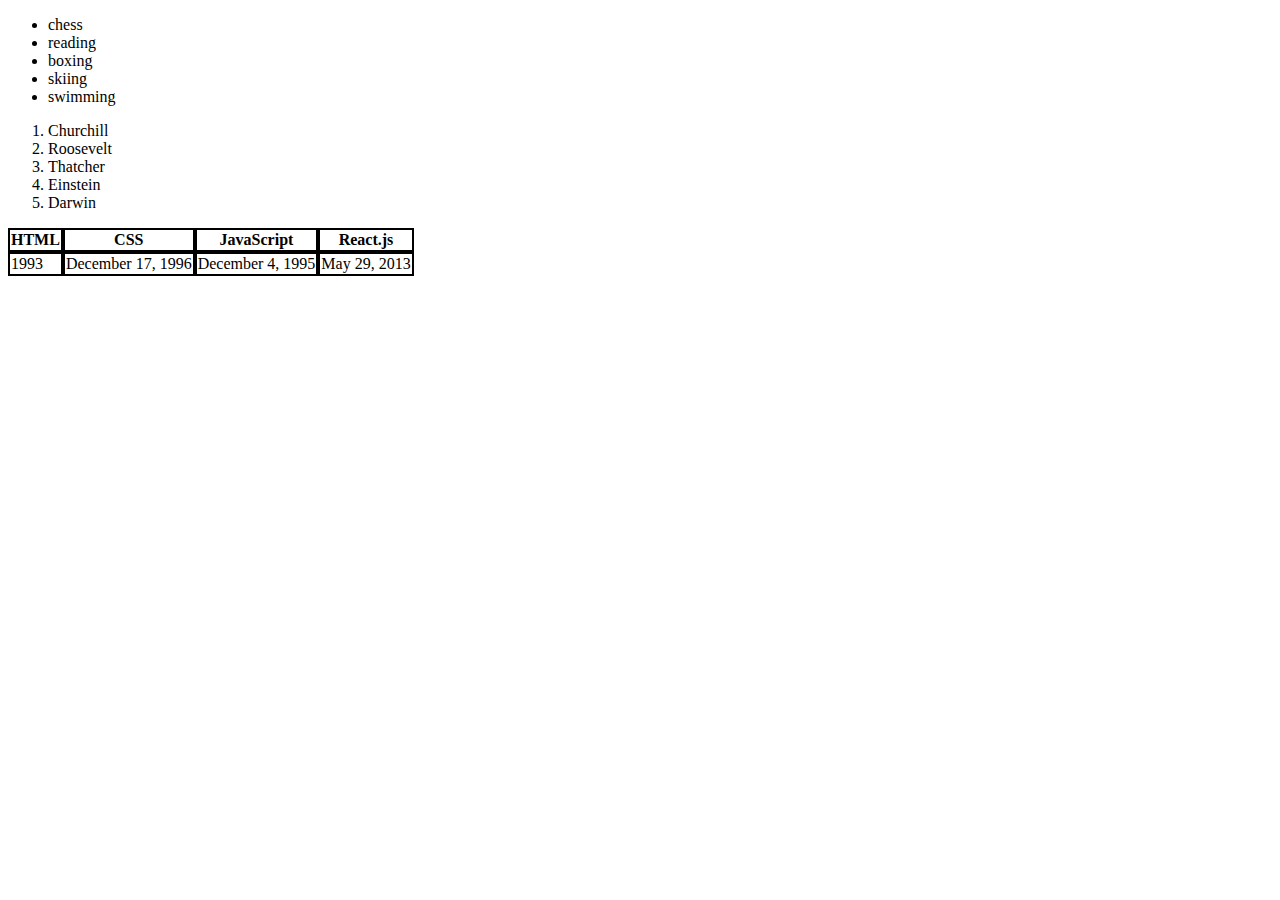
<file: ДЗ2/index.html>
<!DOCTYPE html>
<html>
<head>
	<style>
		table {margin: 0px; padding: 0px; border-spacing: 0;}
		td,th {border: solid 2px;}
	</style>
</head>
<body>
<ul>
	<li>chess</li>
	<li>reading</li>
	<li>boxing</li>
	<li>skiing</li>
	<li>swimming</li>
</ul>
<ol>
	<li>Churchill</li>
	<li>Roosevelt</li>
	<li>Thatcher</li>
	<li>Einstein</li>
	<li>Darwin</li>
</ol>
<table>
	<tr>
		<th>HTML</th>
		<th>CSS</th>
		<th>JavaScript</th>
		<th>React.js</th>
	</tr>
	<tr>
		<td>1993</td>
		<td>December 17, 1996</td>
		<td>December 4, 1995</td>
		<td>May 29, 2013</td>
	</tr>
</table>
</body>
</html>
</file>
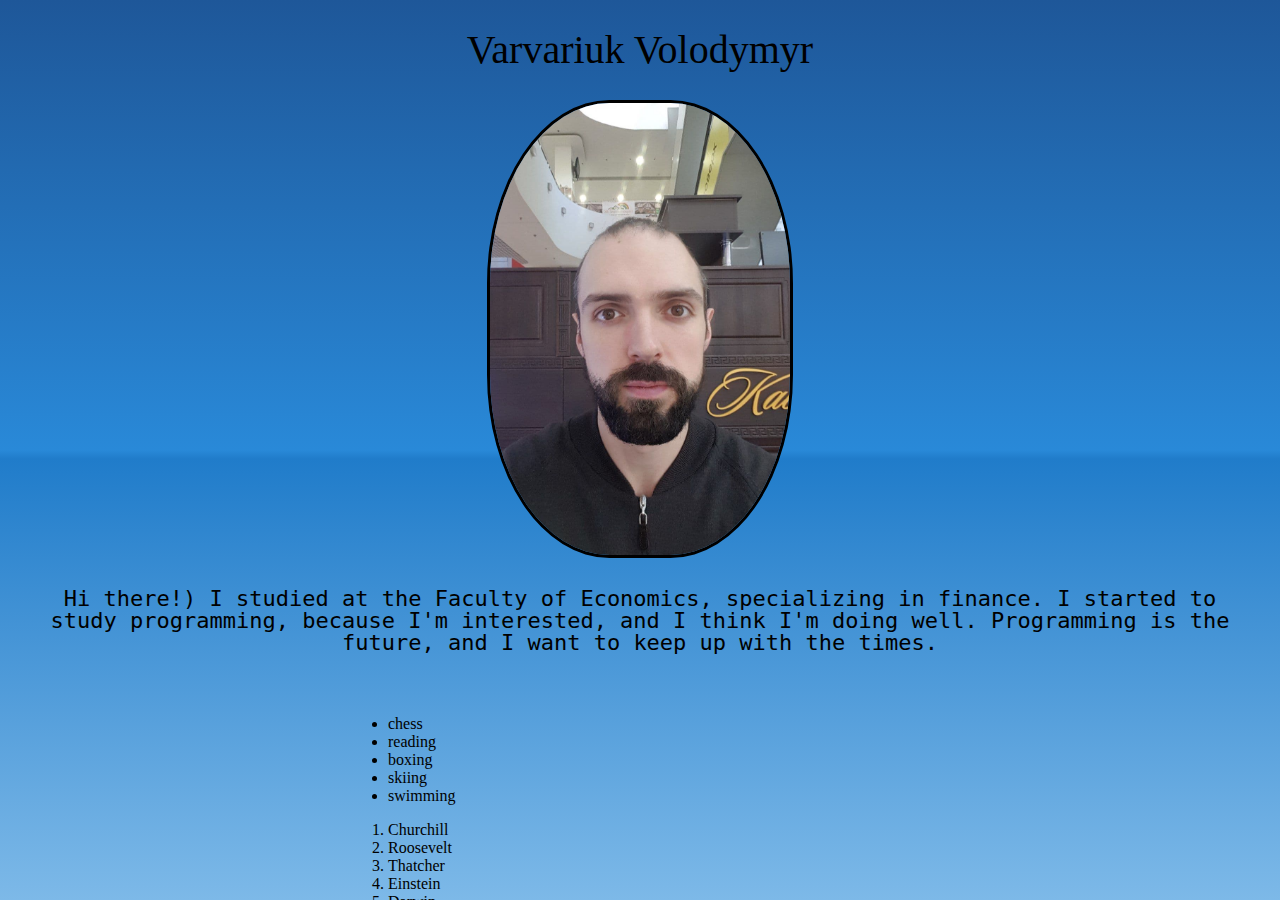
<file: ДЗ3/index.html>
<!DOCTYPE html>
<html>
<head>
	<link rel="stylesheet" href="../ДЗ3/css/nullstyle.css">
	<link rel="stylesheet" href="../ДЗ3/css/style.css">
</head>
<body>
	<div class="container">
		<div class="aboutMe">
			<div class="title">
				<h1>Varvariuk Volodymyr</h1>
			</div>
			<div class="img">
				<a href="https://www.youtube.com/watch?v=g9j5UzxEhEM"><img width="300px" src="./img/img1.jpg" alt="Sorry:)"></a>
			</div>
			<div class="text">
				<p>Hi there!) I studied at the Faculty of Economics, specializing in finance. I started to study programming,
					because I'm interested, and I think I'm doing well. Programming is the future, and I want to keep up with
					the times.</p>
			</div>
		</div>
		<div class="iframe">
			<iframe id="HomeWork2" width="600"height="300"
			 src="../ДЗ2/index.html">
			</iframe>
		</div>
	</div>
	
</body>
</html>
</file>
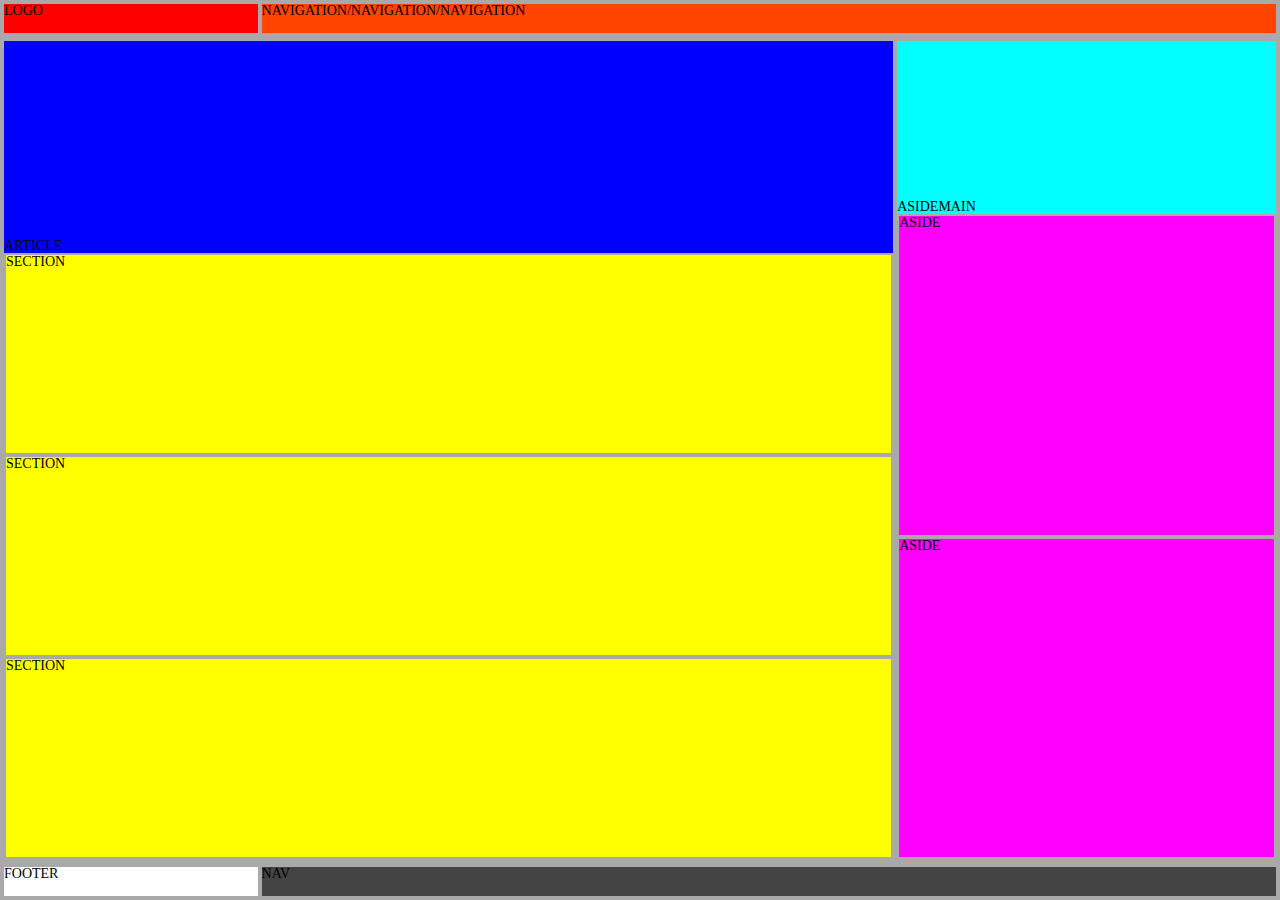
<file: ДЗ4/index.html>
<!DOCTYPE html>
<html>
<head>
	<link rel="stylesheet" href="./css/nullstyle.css">
	<link rel="stylesheet" href="./css/style.css">
</head>
<body>
	<header class="headerWraper">
		<header class="header">
			LOGO
		</header>
		<nav class="nav">
			NAVIGATION/NAVIGATION/NAVIGATION
		</nav>
	</header>
	<main class="main">
		<article class="article">ARTICLE
			<section class="section">SECTION</section>
			<section class="section">SECTION</section>
			<section class="section">SECTION</section>
		</article>
		<aside class="asideMain">ASIDEMAIN
			<aside class="aside">ASIDE</aside>
			<aside class="aside">ASIDE</aside>
		</aside>
	</main>
	<footer class="footerWraper">
		<footer class="footer">
			FOOTER
		</footer>
		<nav class="footerNav">
			NAV
		</nav>
	</footer>
</body>
</html>
</file>
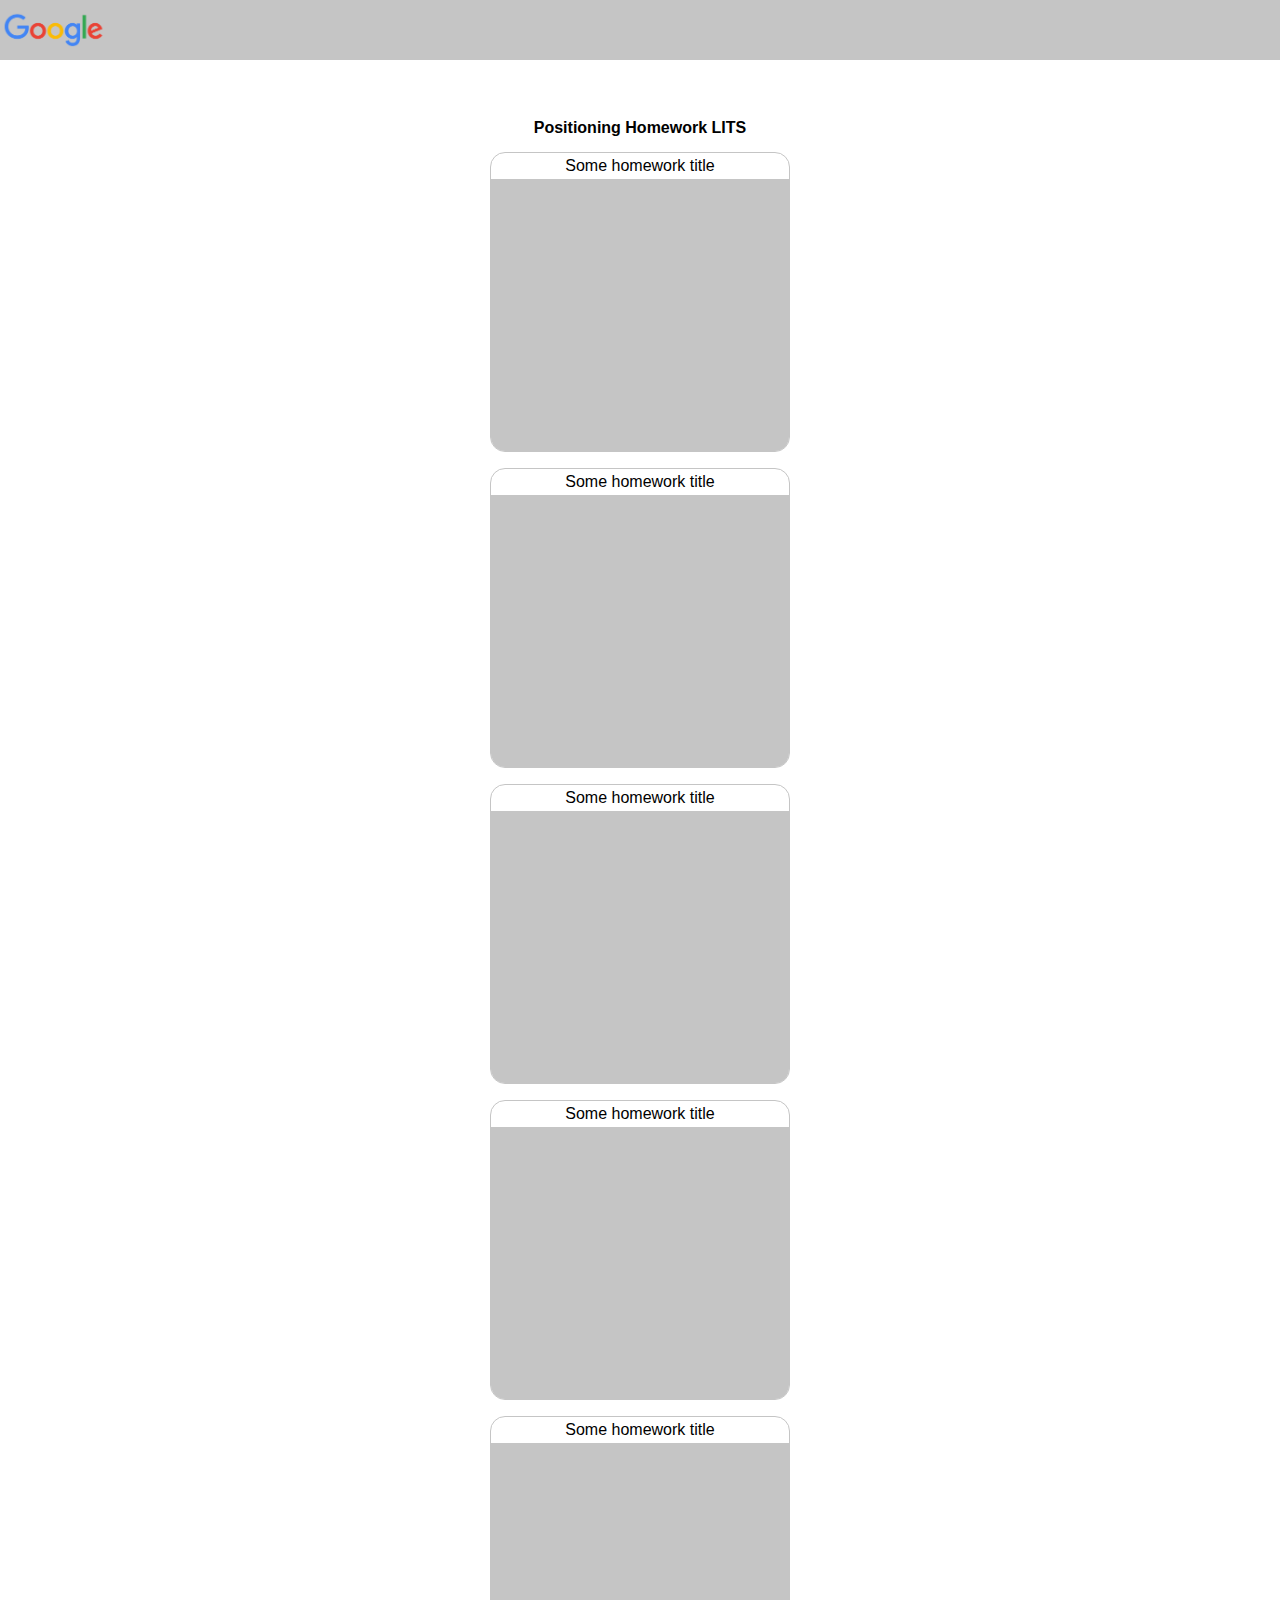
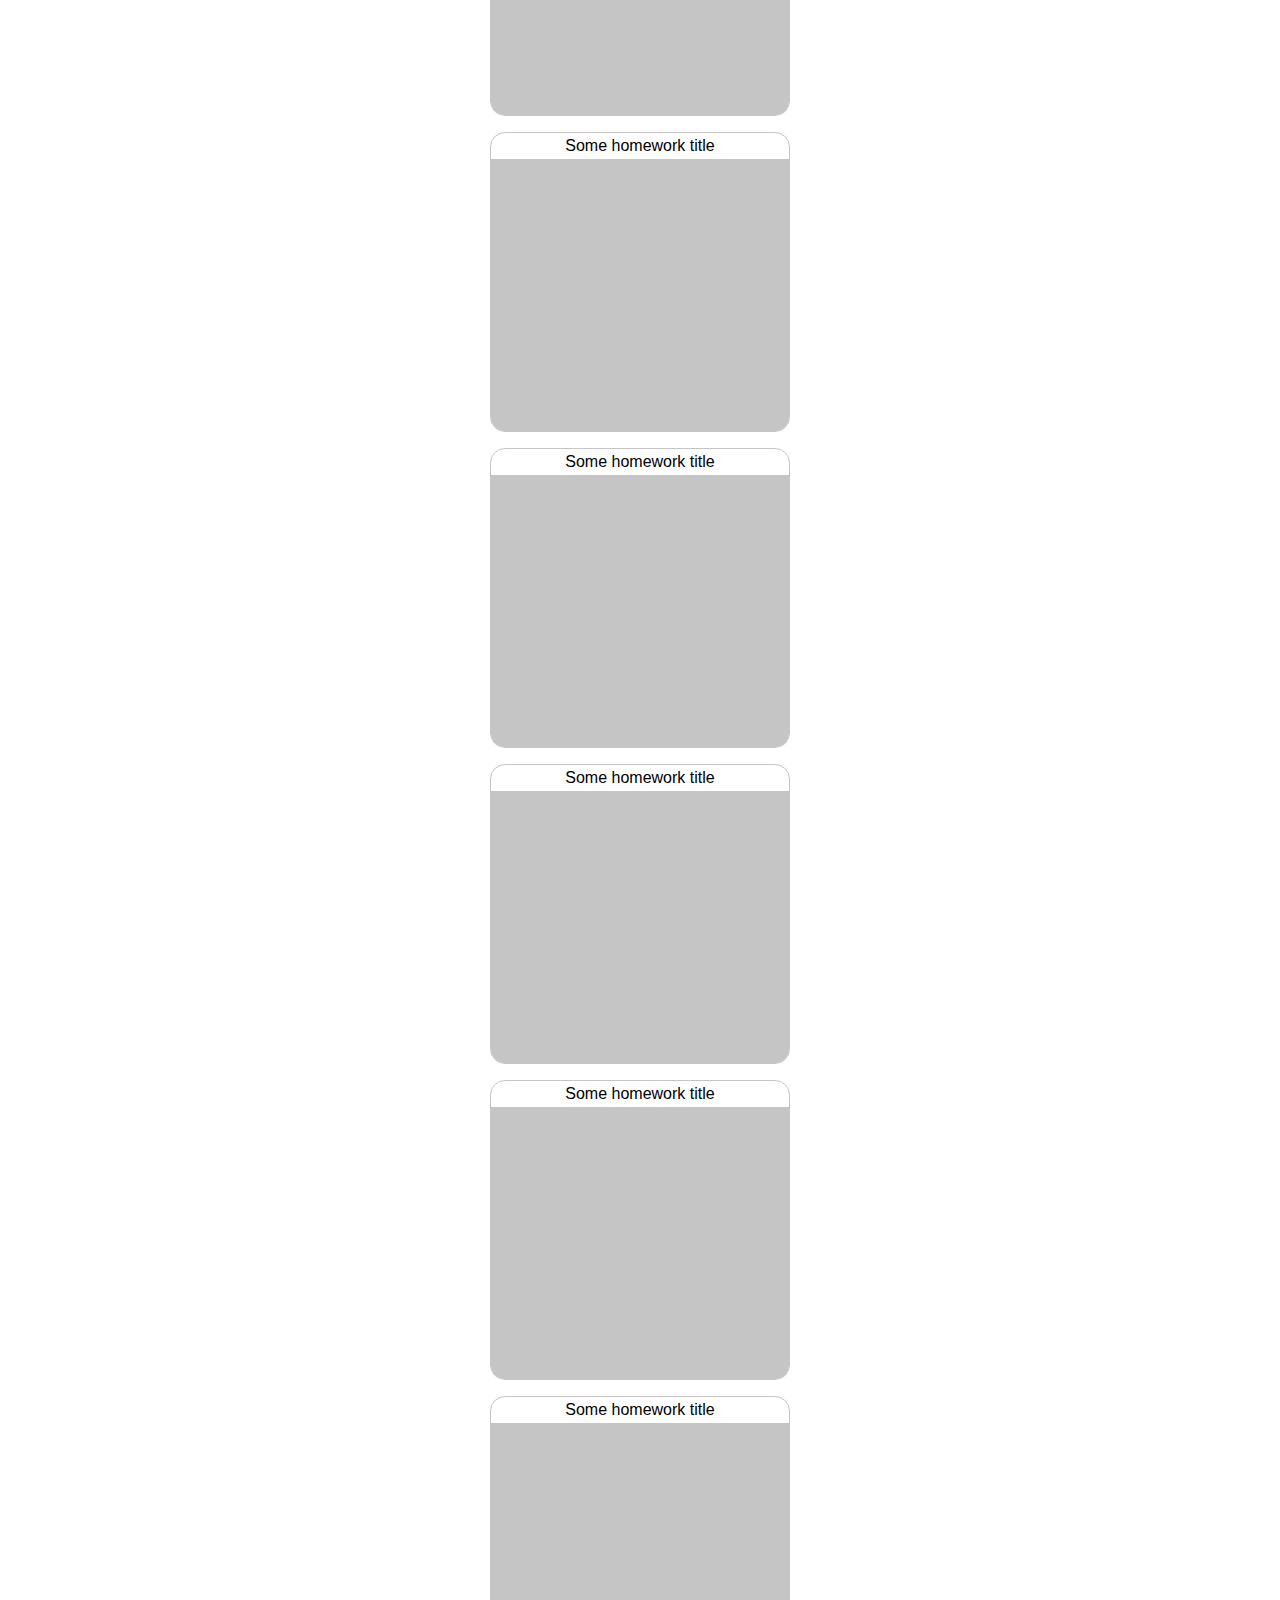
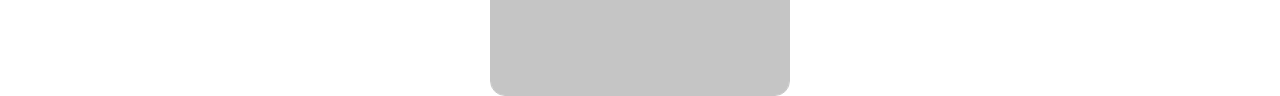
<file: ДЗ5/index.html>
<!DOCTYPE html>
<html>
<head>
	<link rel="stylesheet" href="./css/nullstyle.css">
	<link rel="stylesheet" href="./css/style.css">
</head>
<body>
	<header class="header">
		<img src="./img/ot-contrib-google.png" alt="google_logo">
	</header>
	<main class="main_content">
		<h2 class="content_heading">Positioning Homework LITS</h2>
		<article class="article_block">
			<section class="section_item">
				<h3 class="section_title">Some homework title</h3>
				<div class="section_content"></div>
			</section>
			<section class="section_item">
				<h3 class="section_title">Some homework title</h3>
				<div class="section_content"></div>
			</section>
			<section class="section_item">
				<h3 class="section_title">Some homework title</h3>
				<div class="section_content"></div>
			</section>
			<section class="section_item">
				<h3 class="section_title">Some homework title</h3>
				<div class="section_content"></div>
			</section>
			<section class="section_item">
				<h3 class="section_title">Some homework title</h3>
				<div class="section_content"></div>
			</section>
			<section class="section_item">
				<h3 class="section_title">Some homework title</h3>
				<div class="section_content"></div>
			</section>
			<section class="section_item">
				<h3 class="section_title">Some homework title</h3>
				<div class="section_content"></div>
			</section>
			<section class="section_item">
				<h3 class="section_title">Some homework title</h3>
				<div class="section_content"></div>
			</section>
			<section class="section_item">
				<h3 class="section_title">Some homework title</h3>
				<div class="section_content"></div>
			</section>
			<section class="section_item">
				<h3 class="section_title">Some homework title</h3>
				<div class="section_content"></div>
			</section>
		</article>
	</main>
</body>
</html>
</file>
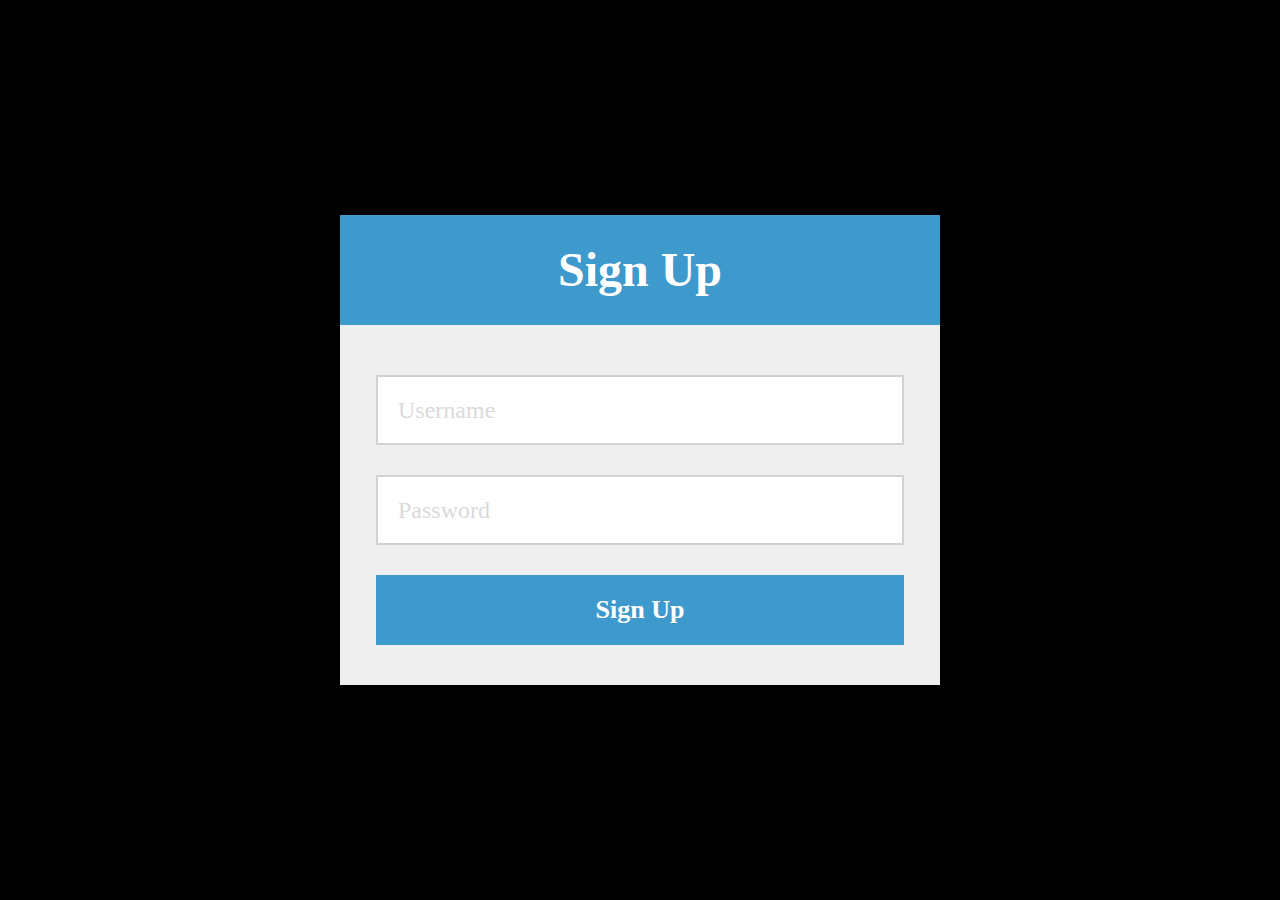
<file: ДЗ6/index.html>
<!DOCTYPE html>
<html>
<head>
	<link rel="stylesheet" href="./css/nullstyle.css">
	<link rel="stylesheet" href="./css/style.css">
</head>
<body>
	<form action="" class="signUp_form">
		<p class="signUp_form_title">Sign Up</p>
		<div class="signUp_form_inputBlock">
			<input type="text" placeholder="Username" name="login" class="signUp_form_field">
			<input type="password" placeholder="Password" name="password" class="signUp_form_field">
			<button type="submit" class="signUp_form_button">Sign Up</button>
		</div>
	</form>
</body>
</html>
</file>
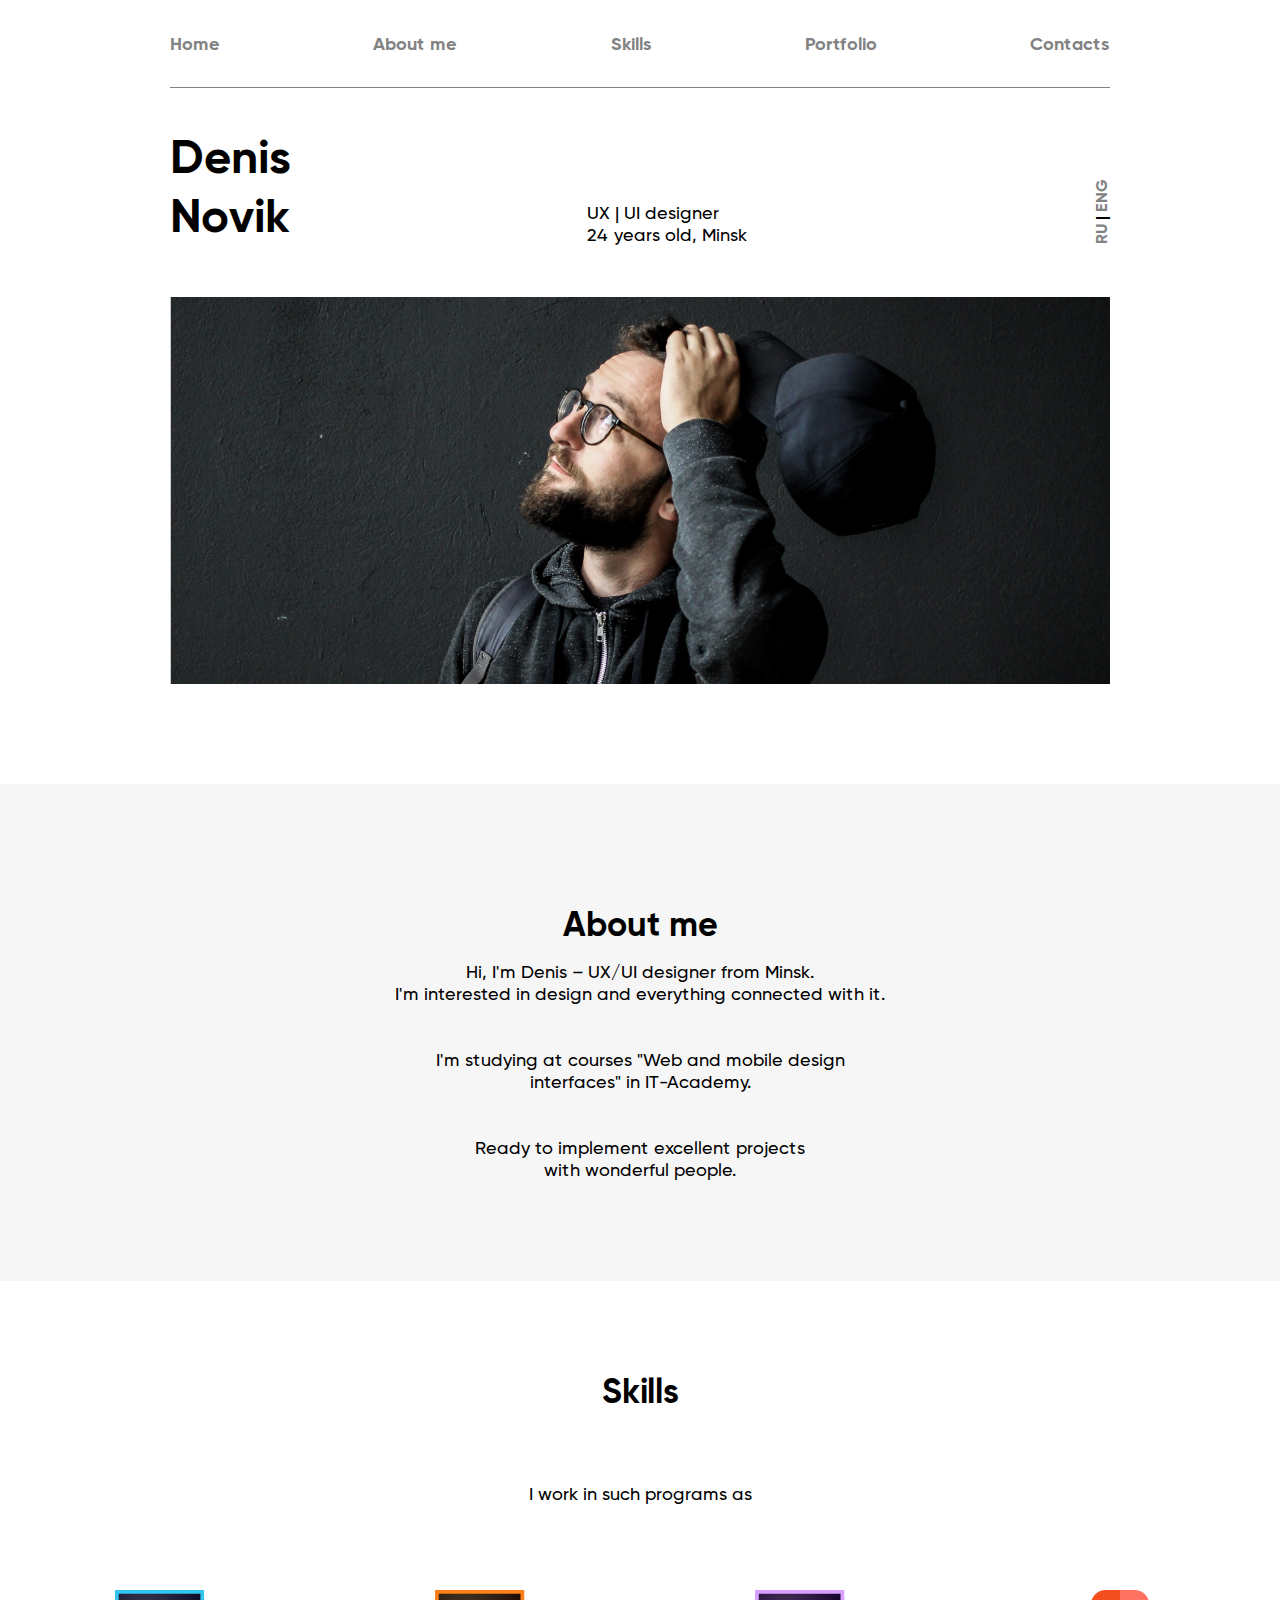
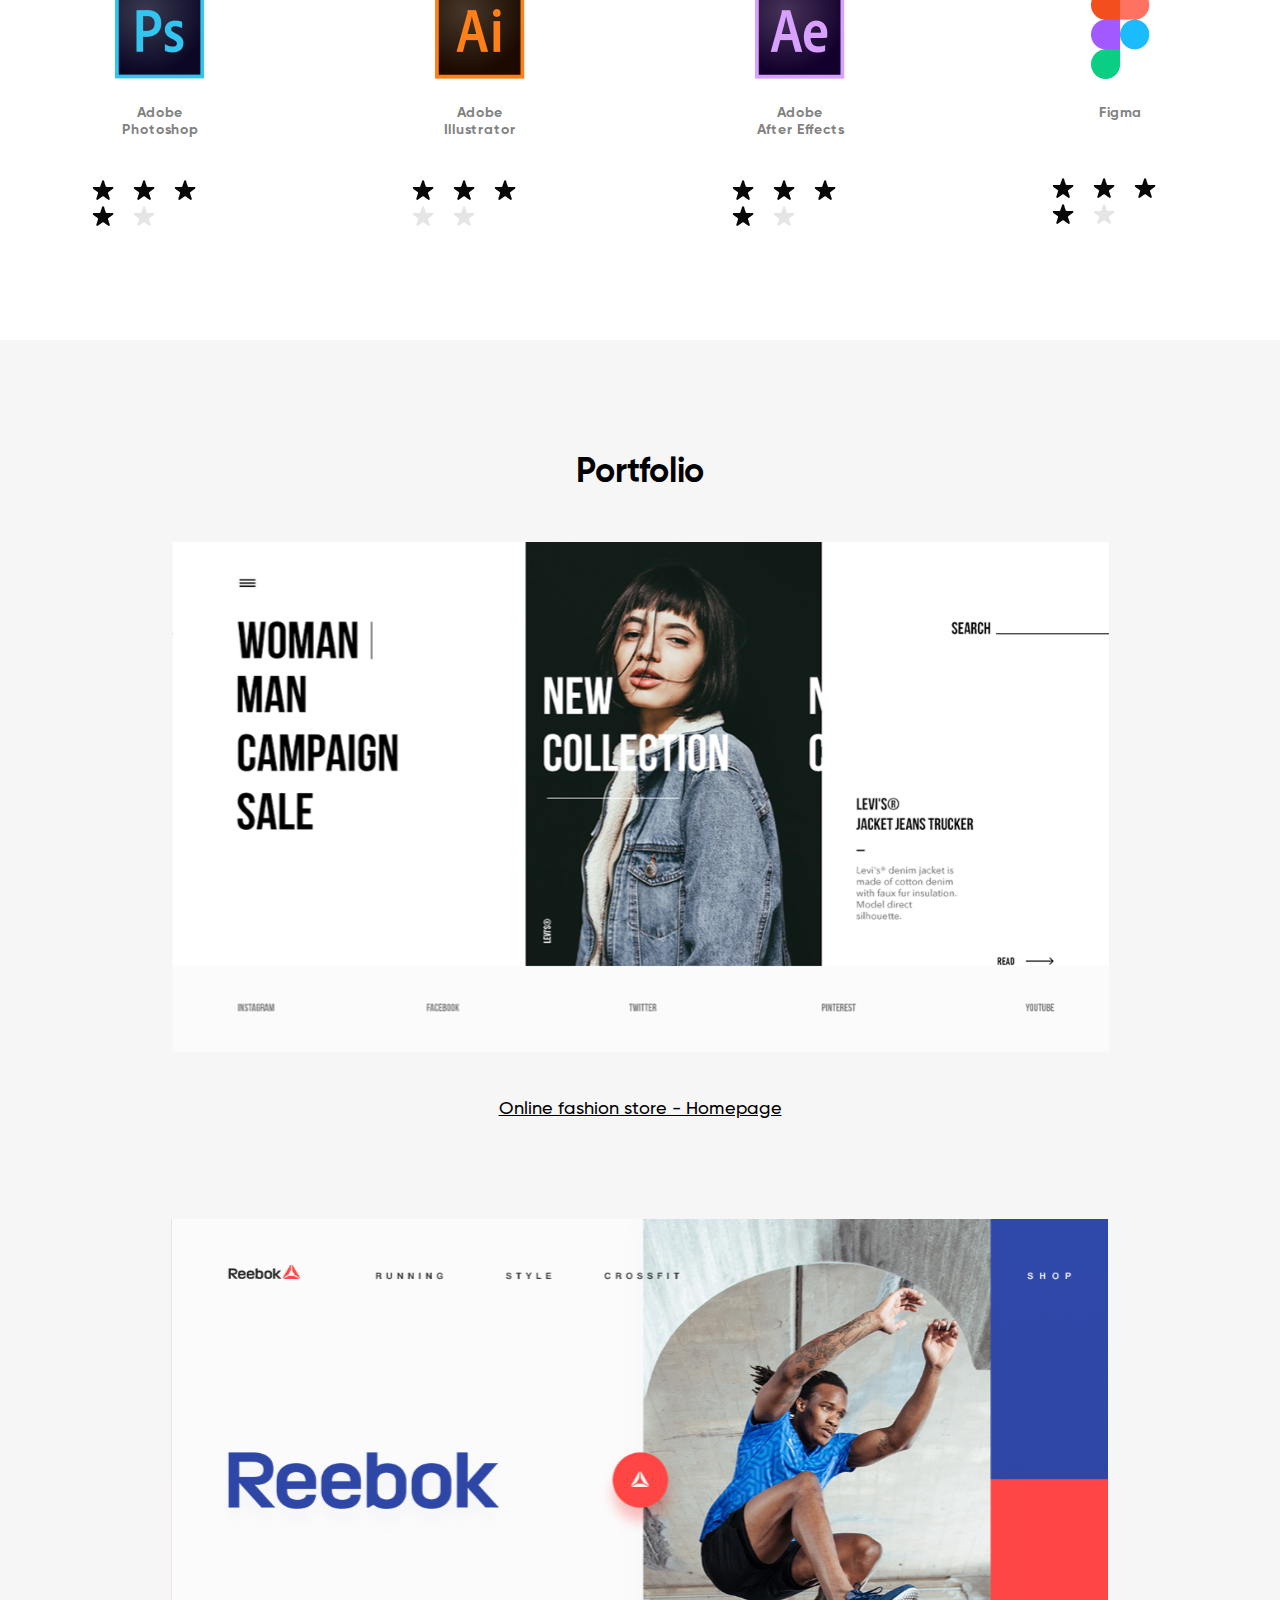
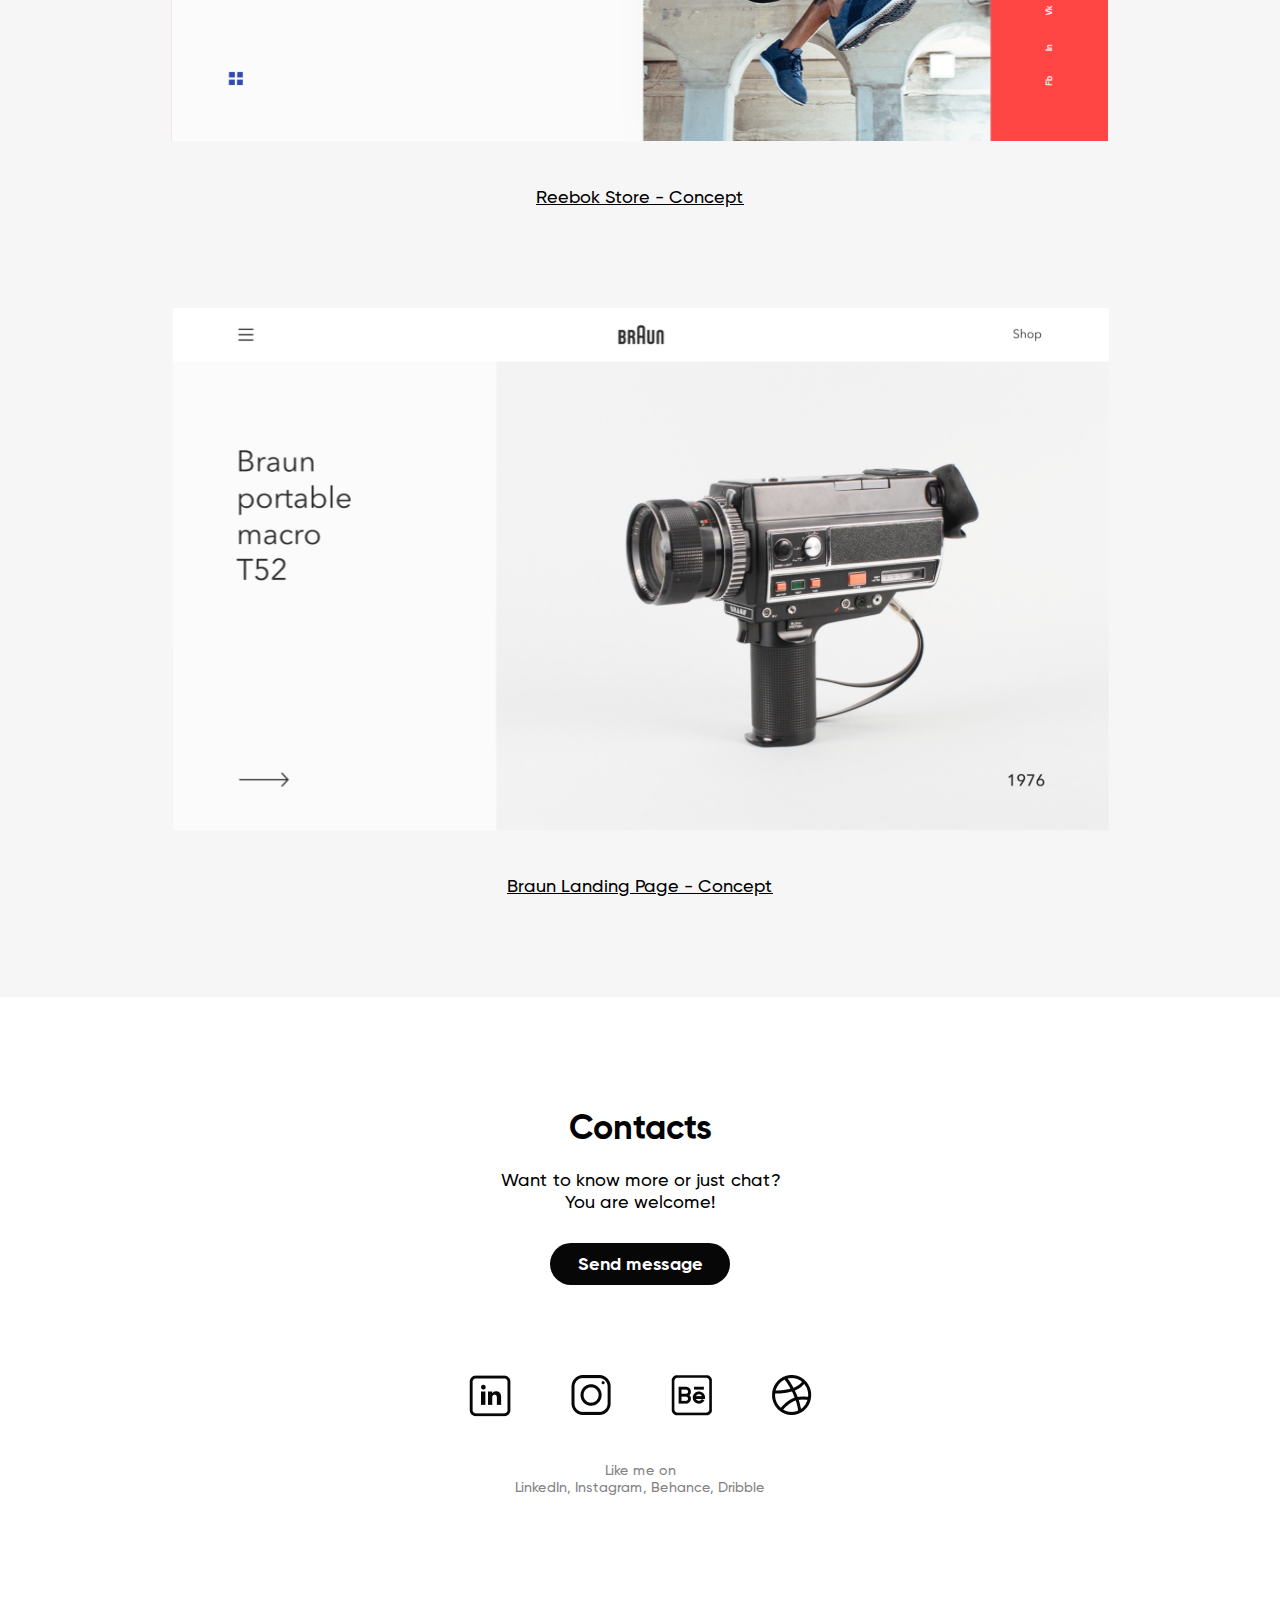
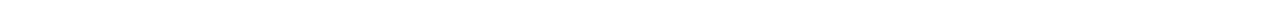
<file: ДЗ7.8/index.html>
<!DOCTYPE html>
<html>
<head>
	<link rel="stylesheet" href="./css/nullstyle.css">
	<link rel="stylesheet" href="./css/style.css">
</head>
<body>
<header class="header">
	<nav class="header_nav">
		<div class="header_nav_ancher">
			<a class="header_links" href="#">Home</a>
		</div>
		<div class="header_nav_ancher">
			<a class="header_links" href="#">About me</a>
		</div>
		<div class="header_nav_ancher">
			<a class="header_links" href="#">Skills</a>
		</div>
		<div class="header_nav_ancher">
			<a class="header_links" href="#">Portfolio</a>
		</div>
		<div class="header_nav_ancher">
			<a class="header_links" href="#">Contacts</a>
		</div>
	</nav>
</header>
<div class="main_paige">
	<div class="main_title_info">
		<p class="main_title_right">Denis<br>Novik</p>
		<p class="main_title_center">UX | UI designer<br>24 years old, Minsk</p>
		<p class="main_title_left">
			<a href="" class="main_link_lang">RU </a>|<a href="" class="main_link_lang"> ENG</a></p>
	</div>
	<div class="main_img">
		<img src="./img/img_main.jpg" alt="SORRY:P" class="img_main_title">
	</div>
</div>
	<div class="about_me">
		<h1 class="about_me_title">About me</h1>
		<div class="about_me_text">
		<div class="about_me_text_par1">Hi, I'm Denis – UX/UI designer from Minsk.<br> 
I'm interested in design and everything connected with it.
		</div>
		<div class="about_me_text_par2">I'm studying at courses "Web and mobile design<br> 
interfaces" in IT-Academy.</div>
		<div class="about_me_text_par3">Ready to implement excellent projects<br>
with wonderful people.</div>
		</div>
	</div>
	<div class="skills">
		<h1 class="skills_title">Skills</h1>
		<h2 class="skills_second_title">I work in such programs as</h2>
		<div class="box_skills">
			<div class="my_skill1">
				<div class="my_skill_image_wraper">
					<img src="./img/Frame 4.png" alt="sorry" class="my_skill_img1">
				</div>
				<p class="title_my_skill1">Adobe<br>
					Photoshop</p>
				<div class="skills_level">
					<img src="./img/Frame 20.png" alt="sorry" class="skills_star">
					<img src="./img/Frame 20.png" alt="sorry" class="skills_star">
					<img src="./img/Frame 20.png" alt="sorry" class="skills_star">
					<img src="./img/Frame 20.png" alt="sorry" class="skills_star">
					<img src="./img/Frame 19.png" alt="sorry" class="skills_star">
				</div>
			</div>
			<div class="my_skill2">
				<div class="my_skill_image_wraper">
					<img src="./img/Frame 5.png" alt="sorry" class="my_skill_img2">
				</div>
				<p class="title_my_skill2">Adobe<br> 
					Illustrator</p>
				<div class="skills_level">
					<img src="./img/Frame 20.png" alt="sorry" class="skills_star">
					<img src="./img/Frame 20.png" alt="sorry" class="skills_star">
					<img src="./img/Frame 20.png" alt="sorry" class="skills_star">
					<img src="./img/Frame 19.png" alt="sorry" class="skills_star">
					<img src="./img/Frame 19.png" alt="sorry" class="skills_star">
				</div>
			</div>
			<div class="my_skill3">
				<div class="my_skill_image_wraper">
					<img src="./img/Frame 6.png" alt="sorry" class="my_skill_img3">
				</div>
				<p class="title_my_skill3">Adobe<br> 
					After Effects</p>
				<div class="skills_level">
					<img src="./img/Frame 20.png" alt="sorry" class="skills_star">
					<img src="./img/Frame 20.png" alt="sorry" class="skills_star">
					<img src="./img/Frame 20.png" alt="sorry" class="skills_star">
					<img src="./img/Frame 20.png" alt="sorry" class="skills_star">
					<img src="./img/Frame 19.png" alt="sorry" class="skills_star">
				</div>
			</div>
			<div class="my_skill4">
				<div class="my_skill_image_wraper">
					<img src="./img/Frame 11.png" alt="sorry" class="my_skill_img4">
				</div>
				<p class="title_my_skill4">Figma</p>
				<div class="skills_level">
					<img src="./img/Frame 20.png" alt="sorry" class="skills_star">
					<img src="./img/Frame 20.png" alt="sorry" class="skills_star">
					<img src="./img/Frame 20.png" alt="sorry" class="skills_star">
					<img src="./img/Frame 20.png" alt="sorry" class="skills_star">
					<img src="./img/Frame 19.png" alt="sorry" class="skills_star">
				</div>
			</div>
		</div>
	</div>
	<div class="portfolio">
		<h1 class="portfolio_title">Portfolio</h1>
		<div class="portfolio_first">
			<img src="./img/portfolio1.svg" alt="sorry" class="portfolio_first_img">
		</div>
		<h2 class="porfolio_first_title"><a class="portfolio_ancher" href="#">Online fashion store - Homepage</a></h2>
		<div class="portfolio_second">
			<img src="./img/portfolio2.svg" alt="sorry" class="portfolio_second_img">
		</div>
		<h2 class="porfolio_second_title"><a class="portfolio_ancher" href="#">Reebok Store - Concept</a></h2>
		<div class="portfolio_third">
			<img src="./img/portfolio3.svg" alt="sorry" class="portfolio_third_img">
		</div>
		<h2 class="porfolio_third_title"><a class="portfolio_ancher" href="#">Braun Landing Page - Concept</a></h2>
	</div>
	<div class="contacts">
		<h1 class="contacts_title">Contacts</h1>
		<p class="contacts_title_explication">Want to know more or just chat?<br> 
			You are welcome!</p>
		<a class="contacts_btn_ancer" href="#"><button class="contacts_btn">Send message</button></a>
		<div class="contacts_img">
			<div class="contacts_image_wraper">
				<a href="#" class="contacts_image_link"><img src="./img/Frame 15.png" alt="sorry" class="contacts_image"></a>
			</div>
			<div class="contacts_image_wraper">
				<a href="#" class="contacts_image_link"><img src="./img/Frame 16.png" alt="sorry" class="contacts_image"></a>
			</div>
			<div class="contacts_image_wraper">
				<a href="#" class="contacts_image_link"><img src="./img/Frame 17.png" alt="sorry" class="contacts_image"></a>
			</div>
			<div class="contacts_image_wraper">
				<a href="#" class="contacts_image_link"><img src="./img/Frame 18.png" alt="sorry" class="contacts_image"></a>
			</div>
		</div>
		<p class="contacts_like_me_on">Like me on<br>
			LinkedIn, Instagram, Behance, Dribble</p>
	</div>
</body>
</html>
</file>
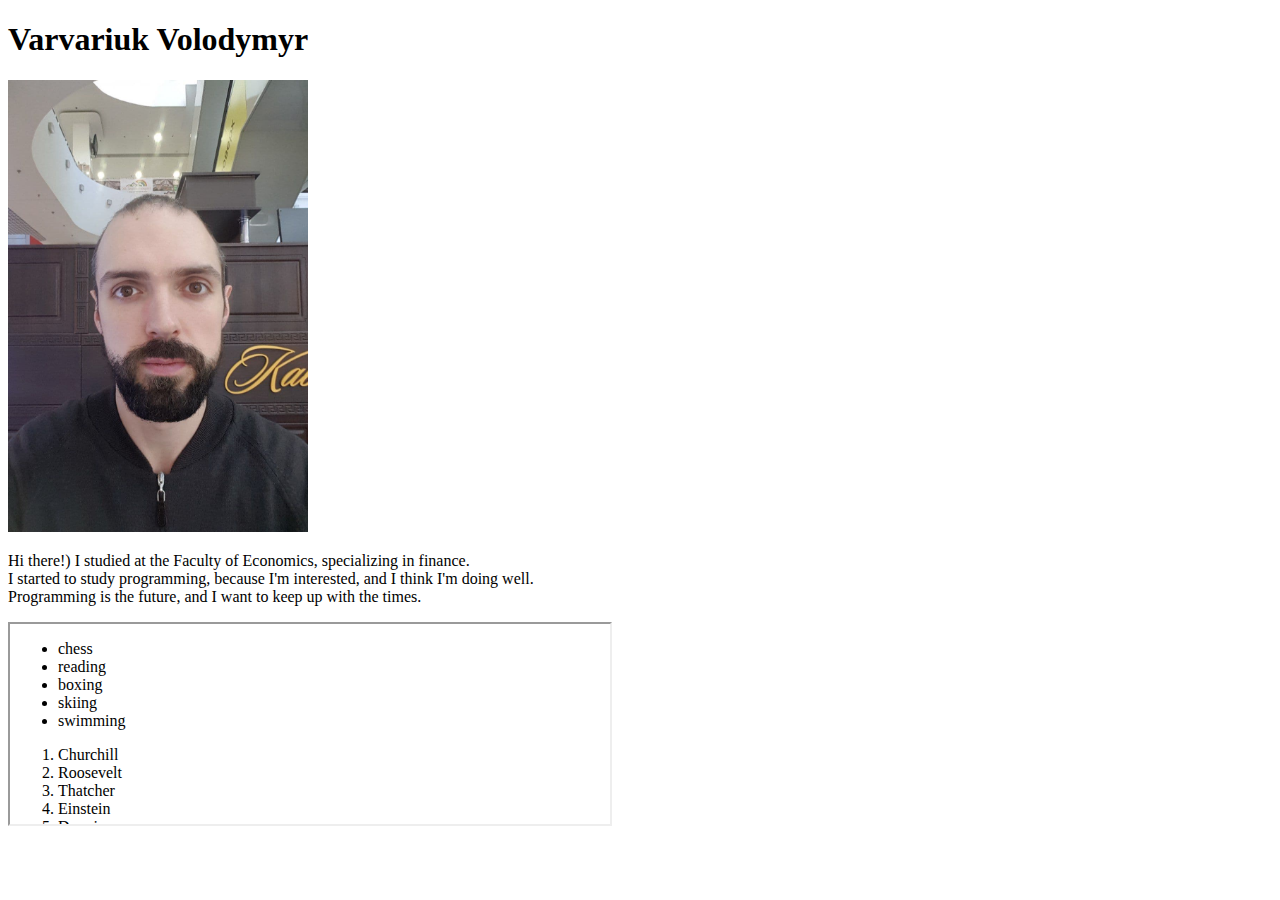
<file: ДЗ1/main1.html>
<!DOCTYPE html>
<html>
<head>
</head>
<body>
	<div>
		<h1>Varvariuk Volodymyr</h1>
		<a href="https://www.youtube.com/watch?v=g9j5UzxEhEM"><img width="300px" src="./img/img1.jpg" alt="Sorry:)"></a>
		<p>Hi there!) I studied at the Faculty of Economics, specializing in finance.<br>I started to study programming,
			because I'm interested, and I think I'm doing well.<br>Programming is the future, and I want to keep up with
			the times.</p>
	</div>
	<iframe id="HomeWork2" width="600"height="200"
    src="../ДЗ2/index.html">
</iframe>
</body>
</html>
</file>
<file: ДЗ3/css/nullstyle.css>
/*Обнуление*/
* {
  padding: 0;
  margin: 0;
  border: 0;
}
*,
*:before,
*:after {
  -moz-box-sizing: border-box;
  -webkit-box-sizing: border-box;
  box-sizing: border-box;
}
:focus,
:active {
  outline: none;
}
a:focus,
a:active {
  outline: none;
}

nav,
footer,
header,
aside {
  display: block;
}

html,
body {
  height: 100%;
  width: 100%;
  font-size: 100%;
  line-height: 1;
  font-size: 14px;
  -ms-text-size-adjust: 100%;
  -moz-text-size-adjust: 100%;
  -webkit-text-size-adjust: 100%;
}
input,
button,
textarea {
  font-family: inherit;
}

input::-ms-clear {
  display: none;
}
button {
  cursor: pointer;
}
button::-moz-focus-inner {
  padding: 0;
  border: 0;
}
a,
a:visited {
  text-decoration: none;
}
a:hover {
  text-decoration: none;
}
ul li {
  list-style: none;
}
img {
  vertical-align: top;
}

h1,
h2,
h3,
h4,
h5,
h6 {
  font-size: inherit;
  font-weight: 400;
}
/*--------------------*/
</file>
<file: ДЗ3/css/style.css>
body {
  font-family: "Inconsolata", monospace;
  background: linear-gradient(
    to bottom,
    rgba(30, 87, 153, 1) 0%,
    rgba(41, 137, 216, 1) 50%,
    rgba(32, 124, 202, 1) 51%,
    rgba(125, 185, 232, 1) 100%
  );
  /* background-attachment: fixed; */
}
.container {
  display: flex;
  flex-direction: column;
  align-items: center;
  height: 100%;
  min-height: 100%;
  overflow: auto;
}
.title,
.img,
.text,
.iframe,
.aboutMe {
  display: flex;
  align-items: center;
  margin: 15px;
}
.aboutMe {
  flex-direction: column;
}
.title {
  font-size: 40px;
  font-family: "Stalinist One", cursive;
}
.img {
  border: solid;
  border-radius: 40%;
  overflow: hidden;
}
.text {
  font-size: 22px;
  text-align: center;
}
.iframe {
}
</file>
<file: ДЗ4/css/nullstyle.css>
/*Обнуление*/
* {
  padding: 0;
  margin: 0;
  border: 0;
}
*,
*:before,
*:after {
  -moz-box-sizing: border-box;
  -webkit-box-sizing: border-box;
  box-sizing: border-box;
}
:focus,
:active {
  outline: none;
}
a:focus,
a:active {
  outline: none;
}

nav,
footer,
header,
aside {
  display: block;
}

html,
body {
  height: 100%;
  width: 100%;
  font-size: 100%;
  line-height: 1;
  font-size: 14px;
  -ms-text-size-adjust: 100%;
  -moz-text-size-adjust: 100%;
  -webkit-text-size-adjust: 100%;
}
input,
button,
textarea {
  font-family: inherit;
}

input::-ms-clear {
  display: none;
}
button {
  cursor: pointer;
}
button::-moz-focus-inner {
  padding: 0;
  border: 0;
}
a,
a:visited {
  text-decoration: none;
}
a:hover {
  text-decoration: none;
}
ul li {
  list-style: none;
}
img {
  vertical-align: top;
}

h1,
h2,
h3,
h4,
h5,
h6 {
  font-size: inherit;
  font-weight: 400;
}
/*--------------------*/
</file>
<file: ДЗ4/css/style.css>
body {
  display: flex;
  flex-direction: column;
  height: 100%;
  min-height: 100%;
  overflow: hidden;
  background: rgb(206, 159, 97);
}
.article,
.aside,
.asideMain,
.footer,
.footerNav,
.header,
.main,
.nav,
.section,
.footerWraper,
.headerWraper {
  border: solid 2px darkgray;
}
.headerWraper {
  display: flex;
  flex: 1;
}
.header {
  background: #f00;
  flex: 1;
}
.nav {
  background: #f40;
  flex: 4;
}
.main {
  display: flex;
  justify-content: space-between;
  flex: 25;
}
.article {
  background: #00f;
  min-width: 70%;
  display: flex;
  flex-direction: column;
  justify-content: flex-end;
}
.section {
  background: #ff0;
  flex: 0.25;
}
.asideMain {
  background: #0ff;
  min-width: 30%;
  display: flex;
  flex-direction: column;
  justify-content: flex-end;
}
.aside {
  background: #f0f;
  flex: 0.4;
}
.footerWraper {
  display: flex;
  flex: 1;
}
.footer {
  background: #fff;
  flex: 1;
}
.footerNav {
  background: #444;
  flex: 4;
}
</file>
<file: ДЗ5/css/nullstyle.css>
/*Обнуление*/
* {
  padding: 0;
  margin: 0;
  border: 0;
}
*,
*:before,
*:after {
  -moz-box-sizing: border-box;
  -webkit-box-sizing: border-box;
  box-sizing: border-box;
}
:focus,
:active {
  outline: none;
}
a:focus,
a:active {
  outline: none;
}

nav,
footer,
header,
aside {
  display: block;
}

html,
body {
  height: 100%;
  width: 100%;
  font-size: 100%;
  line-height: 1;
  font-size: 14px;
  -ms-text-size-adjust: 100%;
  -moz-text-size-adjust: 100%;
  -webkit-text-size-adjust: 100%;
}
input,
button,
textarea {
  font-family: inherit;
}

input::-ms-clear {
  display: none;
}
button {
  cursor: pointer;
}
button::-moz-focus-inner {
  padding: 0;
  border: 0;
}
a,
a:visited {
  text-decoration: none;
}
a:hover {
  text-decoration: none;
}
ul li {
  list-style: none;
}
img {
  vertical-align: top;
}

h1,
h2,
h3,
h4,
h5,
h6 {
  font-size: inherit;
  font-weight: 400;
}
/*--------------------*/
</file>
<file: ДЗ5/css/style.css>
body {
  height: 100vh;
  min-height: 100%;
  font-family: Verdana, sans-serif;
  font-size: 16px;
  display: flex;
  flex-direction: column;
}
.header {
  position: fixed;
  background-color: #c5c5c5;
  width: 100%;
}
img {
  height: 60px;
}
.section_item,
.article_block,
.main_content {
  display: flex;
  flex-direction: column;
  align-items: center;
}
.content_heading {
  padding: 120px 0 0 0;
  font-weight: 900;
}
.section_item {
  height: 300px;
  width: 300px;
  border: 1px solid #c5c5c5;
  border-radius: 5%;
  overflow: hidden;
  margin: 16px 0 0 0;
  box-sizing: border-box;
}
.section_title {
  padding: 5px 0;
}
.section_content {
  height: 310px;
  width: 310px;
  background: #c5c5c5;
}
</file>
<file: ДЗ6/css/nullstyle.css>
/*Обнуление*/
* {
  padding: 0;
  margin: 0;
  border: 0;
}
*,
*:before,
*:after {
  -moz-box-sizing: border-box;
  -webkit-box-sizing: border-box;
  box-sizing: border-box;
}
:focus,
:active {
  outline: none;
}
a:focus,
a:active {
  outline: none;
}

nav,
footer,
header,
aside {
  display: block;
}

html,
body {
  height: 100%;
  width: 100%;
  font-size: 100%;
  line-height: 1;
  font-size: 14px;
  -ms-text-size-adjust: 100%;
  -moz-text-size-adjust: 100%;
  -webkit-text-size-adjust: 100%;
}
input,
button,
textarea {
  font-family: inherit;
}

input::-ms-clear {
  display: none;
}
button {
  cursor: pointer;
}
button::-moz-focus-inner {
  padding: 0;
  border: 0;
}
a,
a:visited {
  text-decoration: none;
}
a:hover {
  text-decoration: none;
}
ul li {
  list-style: none;
}
img {
  vertical-align: top;
}

h1,
h2,
h3,
h4,
h5,
h6 {
  font-size: inherit;
  font-weight: 400;
}
/*--------------------*/
</file>
<file: ДЗ6/css/style.css>
body {
  height: 100vh;
  min-height: 100%;
  background: #000;
  display: flex;
  justify-content: center;
  align-items: center;
}
.signUp_form {
  width: 600px;
  height: 470px;
  background: #efefef;
  box-sizing: border-box;
}
.signUp_form_title {
  height: 110px;
  background: #3e99cc;
  color: white;
  font-weight: 700;
  font-size: 48px;
  display: flex;
  justify-content: center;
  align-items: center;
}
.signUp_form_inputBlock {
  display: flex;
  flex-direction: column;
  box-sizing: border-box;
  overflow-y: hidden;
  padding: 50px 36px 40px;
}
.signUp_form_field {
  height: 70px;
  margin-top: 30px;
  border: 2px solid #d3d2d1;
  font-size: 24px;
  color: #6a6a6a;
}
.signUp_form_field:first-child {
  margin-top: 0;
}
.signUp_form_field::placeholder {
  color: #dadad9;
  padding: 0 20px;
  font-size: 24px;
}
.signUp_form_button {
  background: #3e99cc;
  color: white;
  display: flex;
  justify-content: center;
  align-items: center;
  font-size: 26px;
  font-weight: 600;
  line-height: 32px;
  height: 70px;
  margin-top: 30px;
}
</file>
<file: ДЗ7.8/css/nullstyle.css>
/*Обнуление*/
* {
  padding: 0;
  margin: 0;
  border: 0;
}
*,
*:before,
*:after {
  -moz-box-sizing: border-box;
  -webkit-box-sizing: border-box;
  box-sizing: border-box;
}
:focus,
:active {
  outline: none;
}
a:focus,
a:active {
  outline: none;
}

nav,
footer,
header,
aside {
  display: block;
}

html,
body {
  height: 100%;
  width: 100%;
  font-size: 100%;
  line-height: 1;
  font-size: 14px;
  -ms-text-size-adjust: 100%;
  -moz-text-size-adjust: 100%;
  -webkit-text-size-adjust: 100%;
}
input,
button,
textarea {
  font-family: inherit;
}

input::-ms-clear {
  display: none;
}
button {
  cursor: pointer;
}
button::-moz-focus-inner {
  padding: 0;
  border: 0;
}
a,
a:visited {
  text-decoration: none;
}
a:hover {
  text-decoration: none;
}
ul li {
  list-style: none;
}
img {
  vertical-align: top;
}

h1,
h2,
h3,
h4,
h5,
h6 {
  font-size: inherit;
  font-weight: 400;
}
/*--------------------*/
</file>
<file: ДЗ7.8/css/style.css>
@import "gilroy-medium.css";
@import "gilroy-bold.css";

body {
  height: 100vh;
  font-family: "Gilroy-Bold";
}
.header {
  display: flex;
}
.header_nav {
  width: 940px;
  height: 88px;
  margin: 0 auto;
  display: flex;
  justify-content: space-between;
  border-bottom: 1px solid #828282;
}
.header_nav_ancher {
  padding: 33px 0;
}
.header_links {
  font-size: 18px;
  line-height: 22px;
  color: #828282;
}
.header_links:hover {
  font-weight: bold;
  color: #000;
}
.main_paige {
  margin: auto;
  width: 940px;
  display: flex;
  flex-direction: column;
}
.main_title_info {
  display: flex;
  justify-content: space-between;
  align-items: flex-end;
  padding: 40px 0 50px 0;
}
.main_title_right {
  font-size: 47px;
  line-height: 59px;
}
.main_title_center {
  font-family: "Gilroy-Medium";
  font-size: 18px;
  line-height: 22px;
}
.main_title_left {
  font-size: 16px;
  line-height: 20px;
  color: #000;
  transform: rotate(-90deg);
  padding: 50px 0 0 0;
}
.main_link_lang {
  color: #828282;
}
.main_link_lang:hover {
  font-weight: bold;
  color: #000;
}
.main_img {
  margin-bottom: 100px;
  overflow: hidden;
}
.about_me {
  background: #f6f6f6;
}
.about_me_title {
  font-size: 34px;
  line-height: 42px;
  text-align: center;
  padding: 120px 0 15px 0;
}
.about_me_text {
  height: 320px;
  padding: 0 0 100px;
  font-family: "Gilroy-Medium";
  font-size: 18px;
  line-height: 22px;
  text-align: center;
  display: flex;
  flex-direction: column;
  justify-content: space-between;
}
.skills {
  display: flex;
  flex-direction: column;
  align-items: center;
}
.skills_title {
  font-size: 34px;
  line-height: 42px;
  padding: 90px 0 70px 0;
}
.skills_second_title {
  font-family: "Gilroy-Medium";
  font-size: 18px;
  line-height: 22px;
  padding: 0 0 85px;
}
.box_skills {
  display: flex;
  padding: 0 0 110px;
}
.my_skill1,
.my_skill2,
.my_skill3,
.my_skill4 {
  display: flex;
  flex-direction: column;
  align-items: center;
}
.my_skill_img1,
.my_skill_img2,
.my_skill_img3,
.my_skill_img4 {
  padding: 0 0 25px;
}
.title_my_skill1,
.title_my_skill2,
.title_my_skill3 {
  text-align: center;
  padding: 0 0 40px;
  font-size: 14px;
  line-height: 17px;
  color: #828282;
}
.title_my_skill4 {
  text-align: center;
  padding: 0 0 55px;
  font-size: 14px;
  line-height: 17px;
  color: #828282;
}
.skills_star {
  padding: 0 10px 0 0;
}
.skills_level {
  padding: 0 90px 0;
}
.skills_level .skills_star:last-child {
  padding: 0;
}
.portfolio {
  background: #f6f6f6;
  display: flex;
  flex-direction: column;
  align-items: center;
}
.portfolio_title {
  font-size: 34px;
  line-height: 42px;
  padding: 110px 0 50px;
}
.porfolio_first_title,
.porfolio_second_title,
.porfolio_third_title {
  padding: 45px 0 100px;
  font-family: "Gilroy-Medium";
  font-size: 18px;
  line-height: 22px;
}
.portfolio_ancher {
  color: black;
  text-decoration: underline;
}
.contacts {
  display: flex;
  flex-direction: column;
  align-items: center;
}
.contacts_title {
  padding: 110px 0 20px;
  font-size: 34px;
  line-height: 42px;
}
.contacts_title_explication {
  padding: 0 0 30px;
  font-family: "Gilroy-Medium";
  font-size: 18px;
  line-height: 22px;
  text-align: center;
}
.contacts_btn {
  width: 180px;
  height: 42px;
  background: #070707;
  color: #fff;
  font-size: 18px;
  line-height: 22px;
  border-radius: 25px;
  margin: 0 0 90px;
}
.contacts_img {
  display: flex;
}
.contacts_image_wraper {
  padding: 0 60px 0 0;
}
.contacts_img .contacts_image_wraper:last-child {
  padding: 0;
}
.contacts_like_me_on {
  font-family: "Gilroy-Medium";
  color: #828282;
  font-size: 14px;
  line-height: 17px;
  text-align: center;
  padding: 45px 0 125px;
}
</file>
